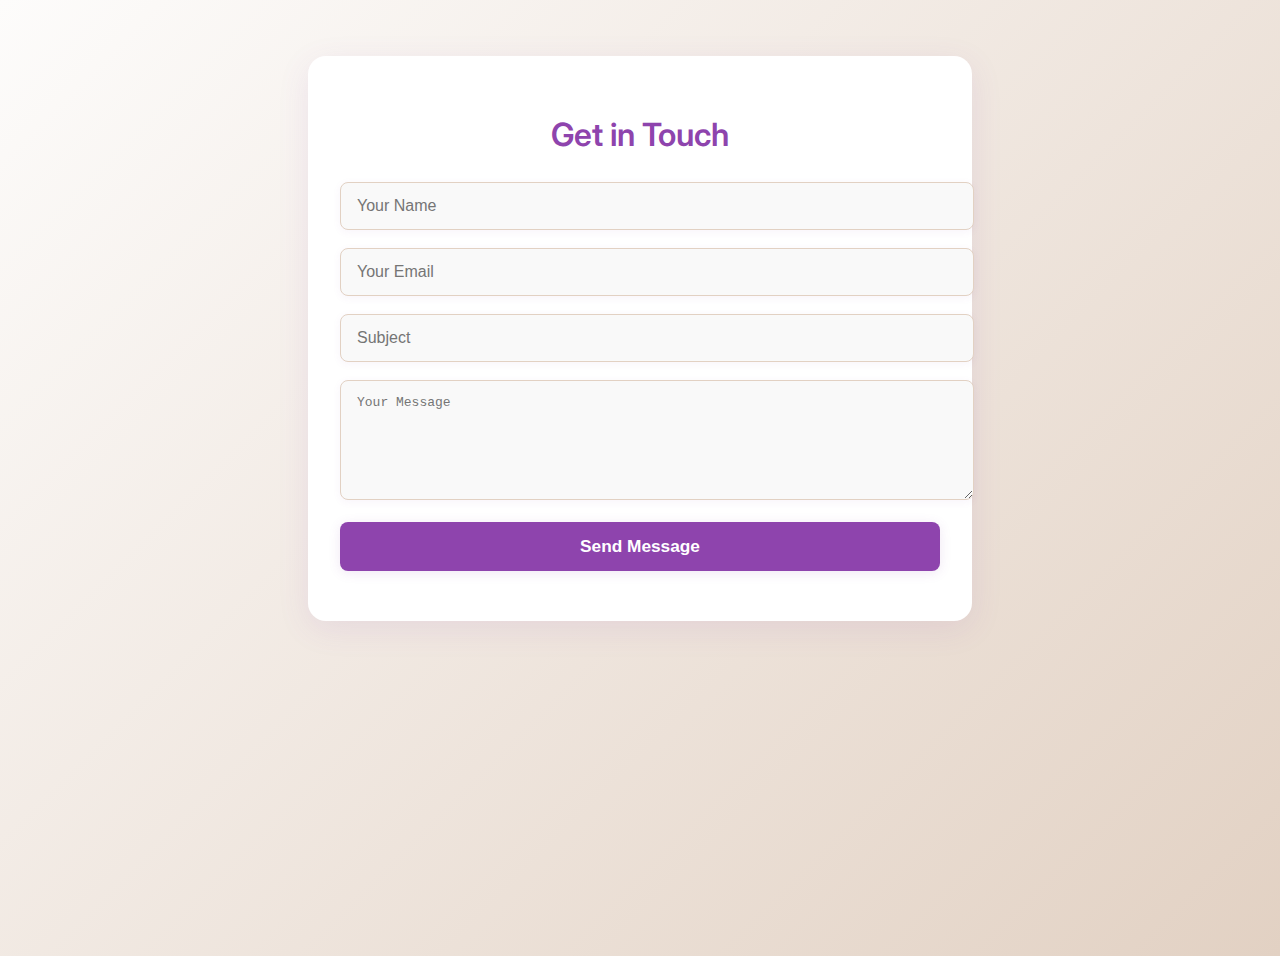
<file: FormEase/index.html>
<!DOCTYPE html>
<html lang="en">
  <head>
    <meta charset="UTF-8" />
    <meta name="viewport" content="width=device-width, initial-scale=1.0" />
    <title>FormEase - Contact Form</title>
    <link
      href="https://fonts.googleapis.com/css2?family=Inter:wght@400;600&display=swap"
      rel="stylesheet" />
    <link rel="stylesheet" href="style.css" />
  </head>
  <body>
    <div class="form-container">
      <h1 class="form-heading">Get in Touch</h1>
      <form class="form-ease" autocomplete="off">
        <div class="form-field">
          <input
            type="text"
            name="name"
            class="input-field"
            placeholder="Your Name" />
        </div>
        <div class="form-field">
          <input
            type="email"
            name="email"
            class="input-field"
            placeholder="Your Email" />
        </div>
        <div class="form-field">
          <input
            type="text"
            name="subject"
            class="input-field"
            placeholder="Subject" />
        </div>
        <div class="form-field">
          <textarea
            name="message"
            class="input-field textarea-field"
            placeholder="Your Message"
            rows="4"></textarea>
        </div>
        <button type="submit" class="btn-submit">Send Message</button>
      </form>
      <div class="form-message" id="formMessage"></div>
    </div>
    <script src="script.js"></script>
  </body>
</html>
</file>
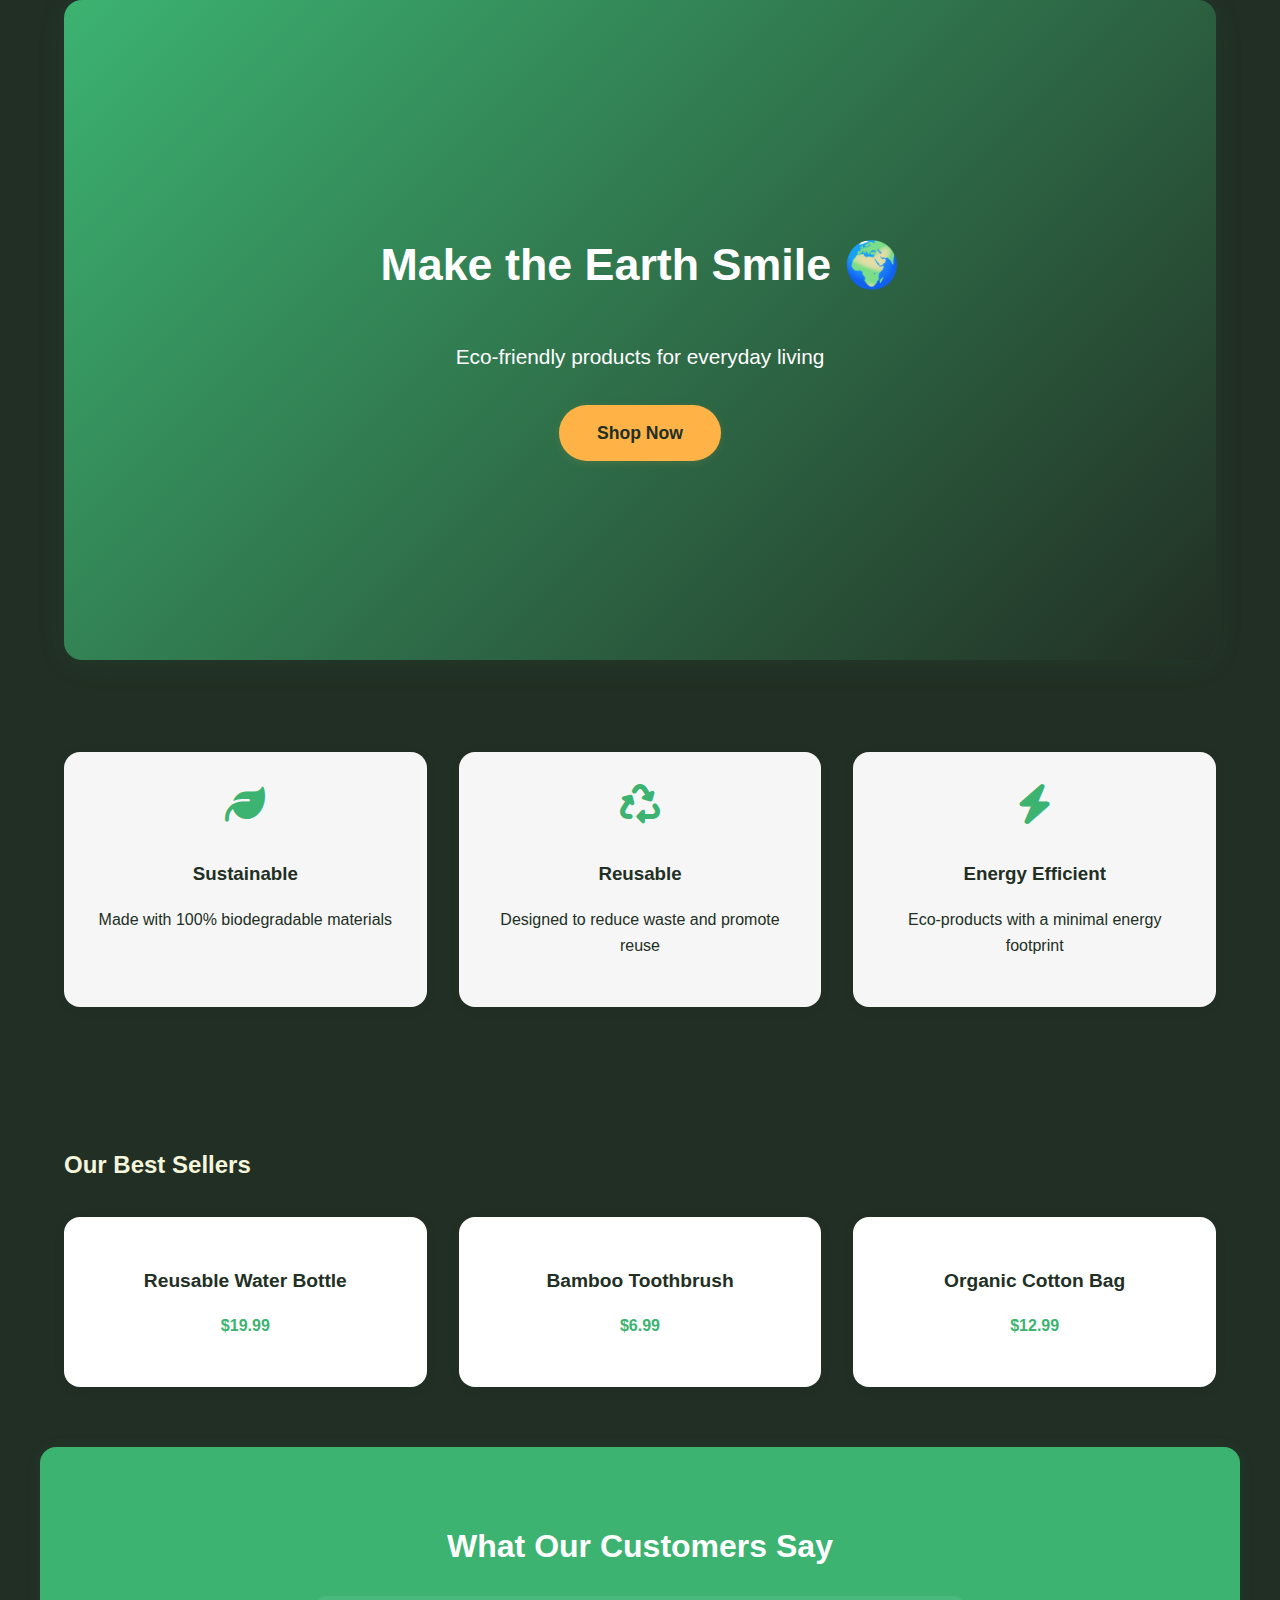
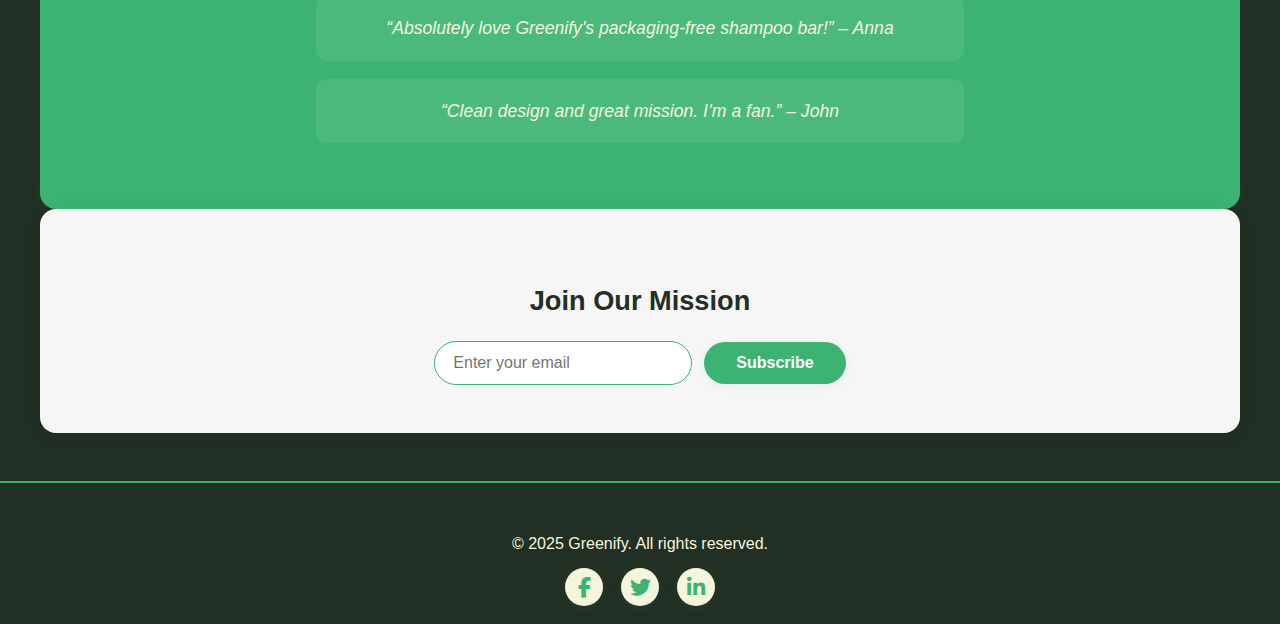
<file: Greenify/index.html>
<!-- 
  Project: Greenify – Eco-Friendly Landing Page
  Description: A fictional responsive landing page for a sustainable products startup.
  Tech Stack: HTML5, CSS3 (Flexbox/Grid), JavaScript
-->

<!DOCTYPE html>
<html lang="en">
  <head>
    <meta charset="UTF-8" />
    <meta name="viewport" content="width=device-width, initial-scale=1.0" />
    <meta
      name="description"
      content="Greenify is a modern landing page for eco-friendly products." />
    <title>Greenify – Eco Landing Page</title>
    <link rel="stylesheet" href="style.css" />
    <script src="script.js" defer></script>
    <link rel="preconnect" href="https://fonts.googleapis.com" />
    <link rel="preconnect" href="https://fonts.gstatic.com" crossorigin />
    <link
      rel="stylesheet"
      href="https://cdnjs.cloudflare.com/ajax/libs/font-awesome/6.2.0/css/all.min.css" />
  </head>

  <body>
    <!-- Hero Section -->
    <section class="hero">
      <h1>Make the Earth Smile 🌍</h1>
      <p>Eco-friendly products for everyday living</p>
      <a href="#products" class="btn">Shop Now</a>
    </section>

    <!-- Features Section -->
    <section class="features">
      <div class="feature-card">
        <i class="fa-solid fa-leaf"></i>
        <h3>Sustainable</h3>
        <p>Made with 100% biodegradable materials</p>
      </div>
      <div class="feature-card">
        <i class="fa-solid fa-recycle"></i>
        <h3>Reusable</h3>
        <p>Designed to reduce waste and promote reuse</p>
      </div>
      <div class="feature-card">
        <i class="fa-solid fa-bolt"></i>
        <h3>Energy Efficient</h3>
        <p>Eco-products with a minimal energy footprint</p>
      </div>
    </section>

    <!-- Product Gallery Section -->
    <section id="products">
      <h2>Our Best Sellers</h2>
      <div class="product-grid">
        <div class="product">
          <h4>Reusable Water Bottle</h4>
          <p>$19.99</p>
        </div>
        <div class="product">
          <h4>Bamboo Toothbrush</h4>
          <p>$6.99</p>
        </div>
        <div class="product">
          <h4>Organic Cotton Bag</h4>
          <p>$12.99</p>
        </div>
      </div>
    </section>

    <!-- Testimonials Section -->
    <section class="testimonials">
      <h2>What Our Customers Say</h2>
      <blockquote>
        “Absolutely love Greenify's packaging-free shampoo bar!” – Anna
      </blockquote>
      <blockquote>
        “Clean design and great mission. I’m a fan.” – John
      </blockquote>
    </section>

    <!-- Newsletter Signup Section -->
    <section class="newsletter">
      <h2>Join Our Mission</h2>
      <form>
        <input type="email" placeholder="Enter your email" required />
        <button type="submit">Subscribe</button>
      </form>
    </section>

    <!-- Footer -->
    <footer>
      <p>&copy; 2025 Greenify. All rights reserved.</p>
      <div class="social-icons">
        <a href="#"><i class="fa-brands fa-facebook-f"></i></a>
        <a href="#"><i class="fa-brands fa-twitter"></i></a>
        <a href="#"><i class="fa-brands fa-linkedin-in"></i></a>
      </div>
    </footer>
  </body>
</html>
</file>
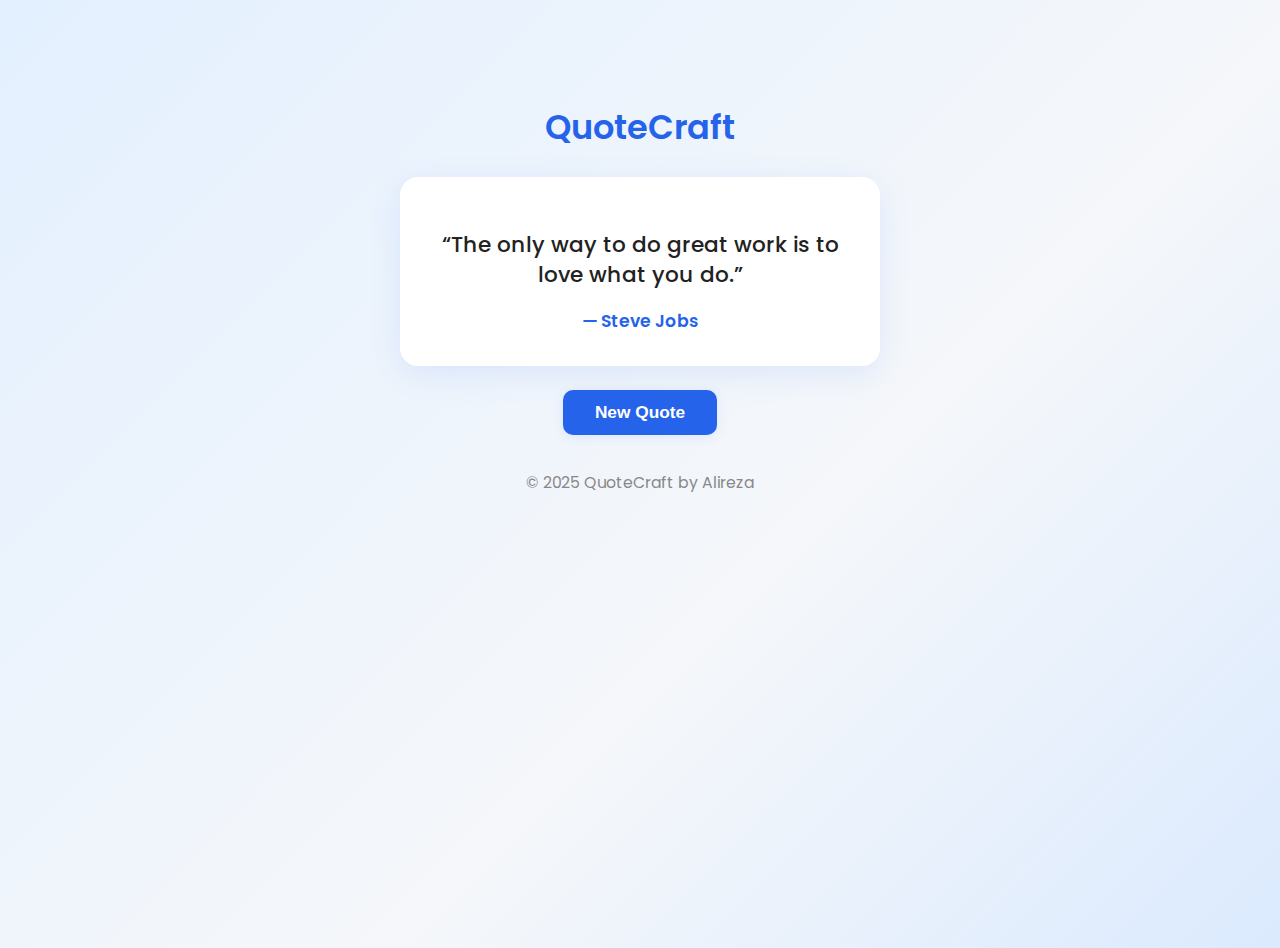
<file: p3/index.html>
<!DOCTYPE html>
<html lang="en">
  <head>
    <meta charset="UTF-8" />
    <meta name="viewport" content="width=device-width, initial-scale=1.0" />
    <title>QuoteCraft - Random Quote Generator</title>
    <link
      href="https://fonts.googleapis.com/css2?family=Poppins:wght@400;600&display=swap"
      rel="stylesheet" />
    <link rel="stylesheet" href="style.css" />
  </head>
  <body>
    <div class="quotecraft-container">
      <header>
        <h1 class="quotecraft-title">QuoteCraft</h1>
      </header>
      <main>
        <div class="quote-card" id="quoteCard">
          <p class="quote-text" id="quoteText">
            “The only way to do great work is to love what you do.”
          </p>
          <p class="quote-author" id="quoteAuthor">— Steve Jobs</p>
        </div>
        <button class="quote-btn" id="newQuoteBtn">New Quote</button>
      </main>
      <footer>
        <p class="quotecraft-credit">&copy; 2025 QuoteCraft by Alireza</p>
      </footer>
    </div>
    <script src="script.js"></script>
  </body>
</html>
</file>
<file: FormEase/style.css>
body {
  min-height: 100vh;
  margin: 0;
  font-family: 'Inter', 'Poppins', Arial, sans-serif;
  background: linear-gradient(135deg, #fdfcfb 0%, #e2d1c3 100%);
  color: #333;
}
.form-container {
  max-width: 600px;
  margin: 56px auto 0 auto;
  background: #fff;
  border-radius: 18px;
  box-shadow: 0 8px 32px rgba(142,68,173,0.10);
  padding: 38px 32px 32px 32px;
  display: flex;
  flex-direction: column;
  align-items: center;
}
.form-heading {
  font-size: 2em;
  font-weight: 600;
  color: #8e44ad;
  margin-bottom: 28px;
  text-align: center;
}
.form-ease {
  width: 100%;
  display: flex;
  flex-direction: column;
  gap: 18px;
}
.form-field {
  width: 100%;
}
.input-field {
  width: 100%;
  padding: 14px 16px;
  border-radius: 8px;
  border: 1px solid #e2d1c3;
  background: #f9f9f9;
  color: #333;
  font-size: 1em;
  outline: none;
  transition: border-color 0.2s, box-shadow 0.2s;
  box-shadow: 0 2px 8px rgba(142,68,173,0.06);
}
.input-field:focus {
  border-color: #8e44ad;
  box-shadow: 0 4px 16px rgba(142,68,173,0.13);
}
.textarea-field {
  resize: vertical;
  min-height: 90px;
}
.btn-submit {
  background: #8e44ad;
  color: #fff;
  border: none;
  border-radius: 8px;
  padding: 14px 0;
  font-size: 1.08em;
  font-weight: 600;
  cursor: pointer;
  box-shadow: 0 2px 12px rgba(142,68,173,0.13);
  transition: background 0.2s, box-shadow 0.2s;
}
.btn-submit:hover {
  background: #6c3483;
  box-shadow: 0 4px 24px rgba(142,68,173,0.18);
}
.form-message {
  width: 100%;
  margin-top: 18px;
  text-align: center;
  font-size: 1.08em;
  font-weight: 500;
  opacity: 0;
  transition: opacity 0.4s, color 0.2s;
}
.form-message.error {
  color: #c0392b;
  opacity: 1;
}
.form-message.success {
  color: #27ae60;
  opacity: 1;
}
@media (max-width: 700px) {
  .form-container {
    max-width: 98vw;
    padding: 18px 8px;
  }
  .form-heading {
    font-size: 1.3em;
    margin-bottom: 18px;
  }
  .btn-submit {
    font-size: 1em;
    padding: 12px 0;
  }
}
@keyframes fadeIn {
  from { opacity: 0; transform: translateY(12px); }
  to { opacity: 1; transform: translateY(0); }
}
@keyframes slideDown {
  from { opacity: 0; transform: translateY(-12px); }
  to { opacity: 1; transform: translateY(0); }
}
</file>
<file: Greenify/style.css>
/*
  Greenify – Eco-Friendly Landing Page Styles
  Color Palette:
    --green: #3CB371;
    --beige: #F5F5DC;
    --soft-orange: #FFB347;
    --dark-bg: #222f24;
    --white: #fff;
    --gray: #f6f6f6;
*/
:root {
  --green: #3CB371;
  --beige: #F5F5DC;
  --soft-orange: #FFB347;
  --dark-bg: #222f24;
  --white: #fff;
  --gray: #f6f6f6;
  --transition: 0.3s cubic-bezier(.4,0,.2,1);
}

body {
  margin: 0;
  font-family: 'Montserrat', 'Segoe UI', Arial, sans-serif;
  background: var(--dark-bg);
  color: var(--beige);
  line-height: 1.6;
}

section {
  padding: 60px 0;
  width: 90%;
  max-width: 1200px;
  margin: 0 auto;
}

.hero {
  display: flex;
  flex-direction: column;
  align-items: center;
  justify-content: center;
  min-height: 60vh;
  text-align: center;
  background: linear-gradient(135deg, var(--green) 0%, var(--dark-bg) 100%);
  color: var(--white);
  border-radius: 18px;
  box-shadow: 0 4px 32px rgba(60,179,113,0.08);
}
.hero h1 {
  font-size: 2.8rem;
  margin-bottom: 18px;
  font-weight: 700;
}
.hero p {
  font-size: 1.3rem;
  margin-bottom: 32px;
}
.btn {
  display: inline-block;
  background: var(--soft-orange);
  color: var(--dark-bg);
  padding: 14px 38px;
  border-radius: 30px;
  font-size: 1.1rem;
  font-weight: 600;
  text-decoration: none;
  box-shadow: 0 2px 8px rgba(255,179,71,0.12);
  transition: background var(--transition), color var(--transition), box-shadow var(--transition);
  border: none;
  cursor: pointer;
}
.btn:hover, .btn:focus {
  background: var(--green);
  color: var(--white);
  box-shadow: 0 4px 16px rgba(60,179,113,0.18);
}

.features {
  display: flex;
  gap: 32px;
  justify-content: center;
  flex-wrap: wrap;
  margin-top: 32px;
}
.feature-card {
  background: var(--gray);
  color: var(--dark-bg);
  border-radius: 16px;
  padding: 32px 24px;
  flex: 1 1 220px;
  min-width: 220px;
  max-width: 320px;
  box-shadow: 0 2px 12px rgba(34,47,36,0.07);
  text-align: center;
  transition: transform var(--transition), box-shadow var(--transition);
}
.feature-card:hover {
  transform: translateY(-8px) scale(1.03);
  box-shadow: 0 8px 24px rgba(60,179,113,0.13);
}
.feature-card i {
  font-size: 2.5rem;
  color: var(--green);
  margin-bottom: 16px;
  transition: color var(--transition);
}
.feature-card:hover i {
  color: var(--soft-orange);
}

.product-grid {
  display: grid;
  grid-template-columns: repeat(auto-fit, minmax(240px, 1fr));
  gap: 32px;
  margin-top: 32px;
}
.product {
  background: var(--white);
  color: var(--dark-bg);
  border-radius: 16px;
  box-shadow: 0 2px 12px rgba(34,47,36,0.09);
  padding: 24px 18px 32px 18px;
  text-align: center;
  transition: box-shadow var(--transition), transform var(--transition);
  position: relative;
}
.product:hover {
  box-shadow: 0 8px 32px rgba(60,179,113,0.18);
  transform: translateY(-6px) scale(1.02);
}
.product img {
  width: 100%;
  max-width: 120px;
  margin-bottom: 18px;
  border-radius: 12px;
  box-shadow: 0 2px 8px rgba(60,179,113,0.10);
  background: var(--beige);
  border: 2px solid var(--green);
  display: block;
  object-fit: contain;
}
.product h4 {
  font-size: 1.2rem;
  margin-bottom: 8px;
  font-weight: 600;
}
.product p {
  font-size: 1rem;
  color: var(--green);
  font-weight: 700;
}

.testimonials {
  background: var(--green);
  color: var(--white);
  border-radius: 16px;
  padding: 48px 24px;
  text-align: center;
  box-shadow: 0 2px 16px rgba(60,179,113,0.10);
}
.testimonials h2 {
  margin-bottom: 24px;
  font-size: 2rem;
}
.testimonials blockquote {
  font-size: 1.1rem;
  font-style: italic;
  margin: 18px auto;
  max-width: 600px;
  background: rgba(255,255,255,0.08);
  padding: 18px 24px;
  border-radius: 10px;
  color: var(--beige);
}

.newsletter {
  background: var(--gray);
  color: var(--dark-bg);
  border-radius: 16px;
  padding: 48px 24px;
  text-align: center;
  box-shadow: 0 2px 16px rgba(34,47,36,0.09);
}
.newsletter h2 {
  margin-bottom: 18px;
  font-size: 1.7rem;
}
.newsletter form {
  display: flex;
  justify-content: center;
  align-items: center;
  gap: 12px;
  flex-wrap: wrap;
  margin-top: 12px;
}
.newsletter input[type="email"] {
  padding: 12px 18px;
  border-radius: 30px;
  border: 1px solid var(--green);
  font-size: 1rem;
  outline: none;
  transition: border var(--transition), box-shadow var(--transition);
  min-width: 220px;
}
.newsletter input[type="email"]:focus {
  border-color: var(--soft-orange);
  box-shadow: 0 2px 8px rgba(255,179,71,0.13);
}
.newsletter button {
  background: var(--green);
  color: var(--white);
  border: none;
  border-radius: 30px;
  padding: 12px 32px;
  font-size: 1rem;
  font-weight: 600;
  cursor: pointer;
  transition: background var(--transition), box-shadow var(--transition);
  box-shadow: 0 2px 8px rgba(60,179,113,0.10);
}
.newsletter button:hover, .newsletter button:focus {
  background: var(--soft-orange);
  color: var(--dark-bg);
  box-shadow: 0 4px 16px rgba(255,179,71,0.18);
}

footer {
  background: var(--dark-bg);
  color: var(--beige);
  text-align: center;
  padding: 32px 0 18px 0;
  border-top: 2px solid var(--green);
  margin-top: 48px;
}
footer p {
  margin-bottom: 12px;
  font-size: 1rem;
}
.social-icons {
  display: flex;
  justify-content: center;
  gap: 18px;
  margin-top: 8px;
}
.social-icons a {
  color: var(--green);
  background: var(--beige);
  border-radius: 50%;
  width: 38px;
  height: 38px;
  display: flex;
  align-items: center;
  justify-content: center;
  font-size: 1.3rem;
  transition: background var(--transition), color var(--transition), transform var(--transition);
  box-shadow: 0 2px 8px rgba(60,179,113,0.10);
  text-decoration: none;
}
.social-icons a:hover {
  background: var(--soft-orange);
  color: var(--white);
  transform: scale(1.12);
}

/* Responsive Styles */
@media (max-width: 768px) {
  section {
    padding: 36px 0;
    width: 98%;
  }
  .hero h1 {
    font-size: 2rem;
  }
  .features {
    flex-direction: column;
    gap: 18px;
  }
  .feature-card {
    max-width: 100%;
    padding: 24px 12px;
  }
  .product-grid {
    grid-template-columns: 1fr;
    gap: 18px;
  }
  .product {
    padding: 18px 8px 24px 8px;
  }
  .testimonials, .newsletter {
    padding: 28px 8px;
  }
  .newsletter form {
    flex-direction: column;
    gap: 8px;
  }
}

/* Smooth transitions for all links and buttons */
a, button {
  transition: color var(--transition), background var(--transition), box-shadow var(--transition), transform var(--transition);
}
</file>
<file: p3/style.css>
body {
  min-height: 100vh;
  margin: 0;
  font-family: 'Poppins', 'Inter', Arial, sans-serif;
  background: linear-gradient(135deg, #e3f0ff 0%, #f5f7fa 60%, #dbeafe 100%);
  color: #222;
}
.quotecraft-container {
  max-width: 480px;
  margin: 48px auto 0 auto;
  padding: 32px 18px 24px 18px;
  display: flex;
  flex-direction: column;
  align-items: center;
}
.quotecraft-title {
  text-align: center;
  font-size: 2.1em;
  font-weight: 600;
  color: #2563eb;
  margin-bottom: 24px;
}
.quote-card {
  background: #fff;
  border-radius: 18px;
  box-shadow: 0 8px 32px rgba(37,99,235,0.10);
  padding: 32px 24px;
  margin-bottom: 24px;
  text-align: center;
  max-width: 100%;
  transition: box-shadow 0.2s, opacity 0.4s;
  opacity: 1;
  min-height: 120px;
}
.quote-text {
  font-size: 1.35em;
  color: #222;
  margin-bottom: 16px;
  font-weight: 500;
  line-height: 1.4;
}
.quote-author {
  color: #2563eb;
  font-size: 1.08em;
  font-weight: 600;
  margin-bottom: 0;
}
.quote-btn {
  display: block;
  margin: 0 auto 18px auto;
  background: #2563eb;
  color: #fff;
  font-weight: 600;
  border: none;
  border-radius: 10px;
  padding: 12px 32px;
  font-size: 1.08em;
  box-shadow: 0 2px 12px rgba(37,99,235,0.10);
  cursor: pointer;
  transition: background 0.2s, box-shadow 0.2s, transform 0.2s;
}
.quote-btn:hover {
  background: #1d4ed8;
  box-shadow: 0 4px 24px rgba(37,99,235,0.18);
  transform: scale(1.04);
}
.quotecraft-credit {
  text-align: center;
  color: #888;
  font-size: 0.98em;
  margin-top: 18px;
}
@media (max-width: 600px) {
  .quotecraft-container {
    max-width: 98vw;
    padding: 18px 6px;
  }
  .quote-card {
    padding: 18px 10px;
    font-size: 1em;
  }
  .quote-text {
    font-size: 1.08em;
  }
  .quote-btn {
    width: 100%;
    padding: 12px 0;
  }
}
@keyframes fadeIn {
  from { opacity: 0; }
  to { opacity: 1; }
}
@keyframes fadeOut {
  from { opacity: 1; }
  to { opacity: 0; }
}
</file>
